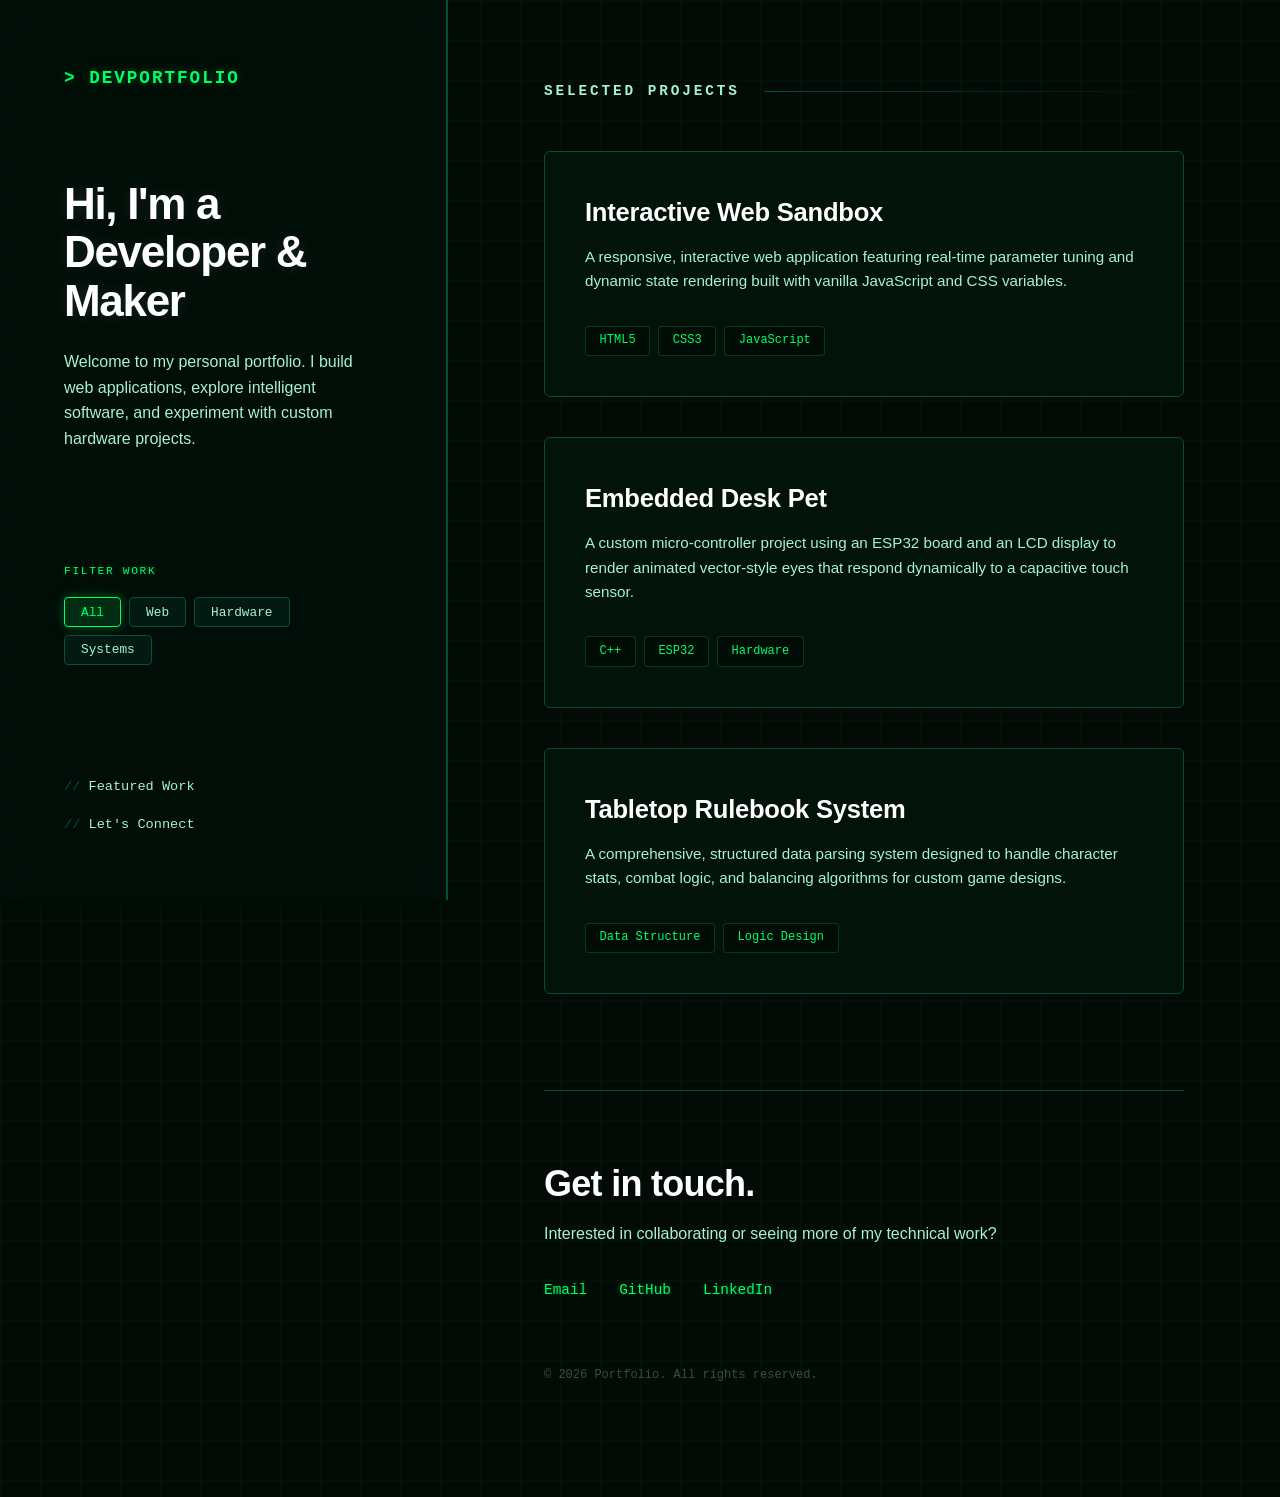
<file: index.html>
<!DOCTYPE html>
<html lang="en">
<head>
    <meta charset="UTF-8">
    <meta name="viewport" content="width=device-width, initial-scale=1.0">
    <title>Developer & Maker Portfolio</title>
    <link rel="stylesheet" href="includes/css/main.css">
</head>
<body>

    <!-- Main Split Layout Container -->
    <div class="portfolio-container">
        
        <!-- Left Sidebar: Fixed Intro & Navigation -->
        <aside class="sidebar">
            <div class="sidebar-content">
                <div class="logo">DevPortfolio</div>
                
                <div class="bio">
                    <h1>Hi, I'm a Developer & Maker</h1>
                    <p>Welcome to my personal portfolio. I build web applications, explore intelligent software, and experiment with custom hardware projects.</p>
                </div>

                <!-- Tag Filter Controls -->
                <div class="filter-section">
                    <span class="filter-title">Filter Work</span>
                    <div class="filter-buttons">
                        <button class="filter-btn active" data-filter="all">All</button>
                        <button class="filter-btn" data-filter="web">Web</button>
                        <button class="filter-btn" data-filter="hardware">Hardware</button>
                        <button class="filter-btn" data-filter="logic">Systems</button>
                    </div>
                </div>

                <nav class="nav-links">
                    <a href="#projects" class="nav-item">Featured Work</a>
                    <a href="#contact" class="nav-item">Let's Connect</a>
                </nav>
            </div>
        </aside>

        <!-- Right Side: Scrolling Main Content -->
        <main class="main-content">
            
            <!-- Projects Section -->
            <section id="projects" class="projects-section">
                <div class="grid-header">
                    <h2 class="section-title">Selected Projects</h2>
                    <span class="line"></span>
                </div>
                
                <div class="projects-grid">
                    <!-- Project Card 1 -->
                    <div class="project-card" data-category="web">
                        <div class="project-info">
                            <h3>Interactive Web Sandbox</h3>
                            <p>A responsive, interactive web application featuring real-time parameter tuning and dynamic state rendering built with vanilla JavaScript and CSS variables.</p>
                            <div class="tags">
                                <span class="tag">HTML5</span>
                                <span class="tag">CSS3</span>
                                <span class="tag">JavaScript</span>
                            </div>
                        </div>
                    </div>

                    <!-- Project Card 2 -->
                    <div class="project-card" data-category="hardware">
                        <div class="project-info">
                            <h3>Embedded Desk Pet</h3>
                            <p>A custom micro-controller project using an ESP32 board and an LCD display to render animated vector-style eyes that respond dynamically to a capacitive touch sensor.</p>
                            <div class="tags">
                                <span class="tag">C++</span>
                                <span class="tag">ESP32</span>
                                <span class="tag">Hardware</span>
                            </div>
                        </div>
                    </div>

                    <!-- Project Card 3 -->
                    <div class="project-card" data-category="logic">
                        <div class="project-info">
                            <h3>Tabletop Rulebook System</h3>
                            <p>A comprehensive, structured data parsing system designed to handle character stats, combat logic, and balancing algorithms for custom game designs.</p>
                            <div class="tags">
                                <span class="tag">Data Structure</span>
                                <span class="tag">Logic Design</span>
                            </div>
                        </div>
                    </div>
                </div>
            </section>

            <!-- Contact / Footer Section -->
            <footer id="contact" class="main-footer">
                <h2>Get in touch.</h2>
                <p>Interested in collaborating or seeing more of my technical work?</p>
                <div class="footer-links">
                    <a href="mailto:your.email@example.com">Email</a>
                    <a href="https://github.com" target="_blank">GitHub</a>
                    <a href="https://linkedin.com" target="_blank">LinkedIn</a>
                </div>
                <p class="copyright">&copy; 2026 Portfolio. All rights reserved.</p>
            </footer>

        </main>
    </div>

    <!-- Main JavaScript Architecture File -->
    <script src="includes/js/main.js"></script>
</body>
</html>
</file>
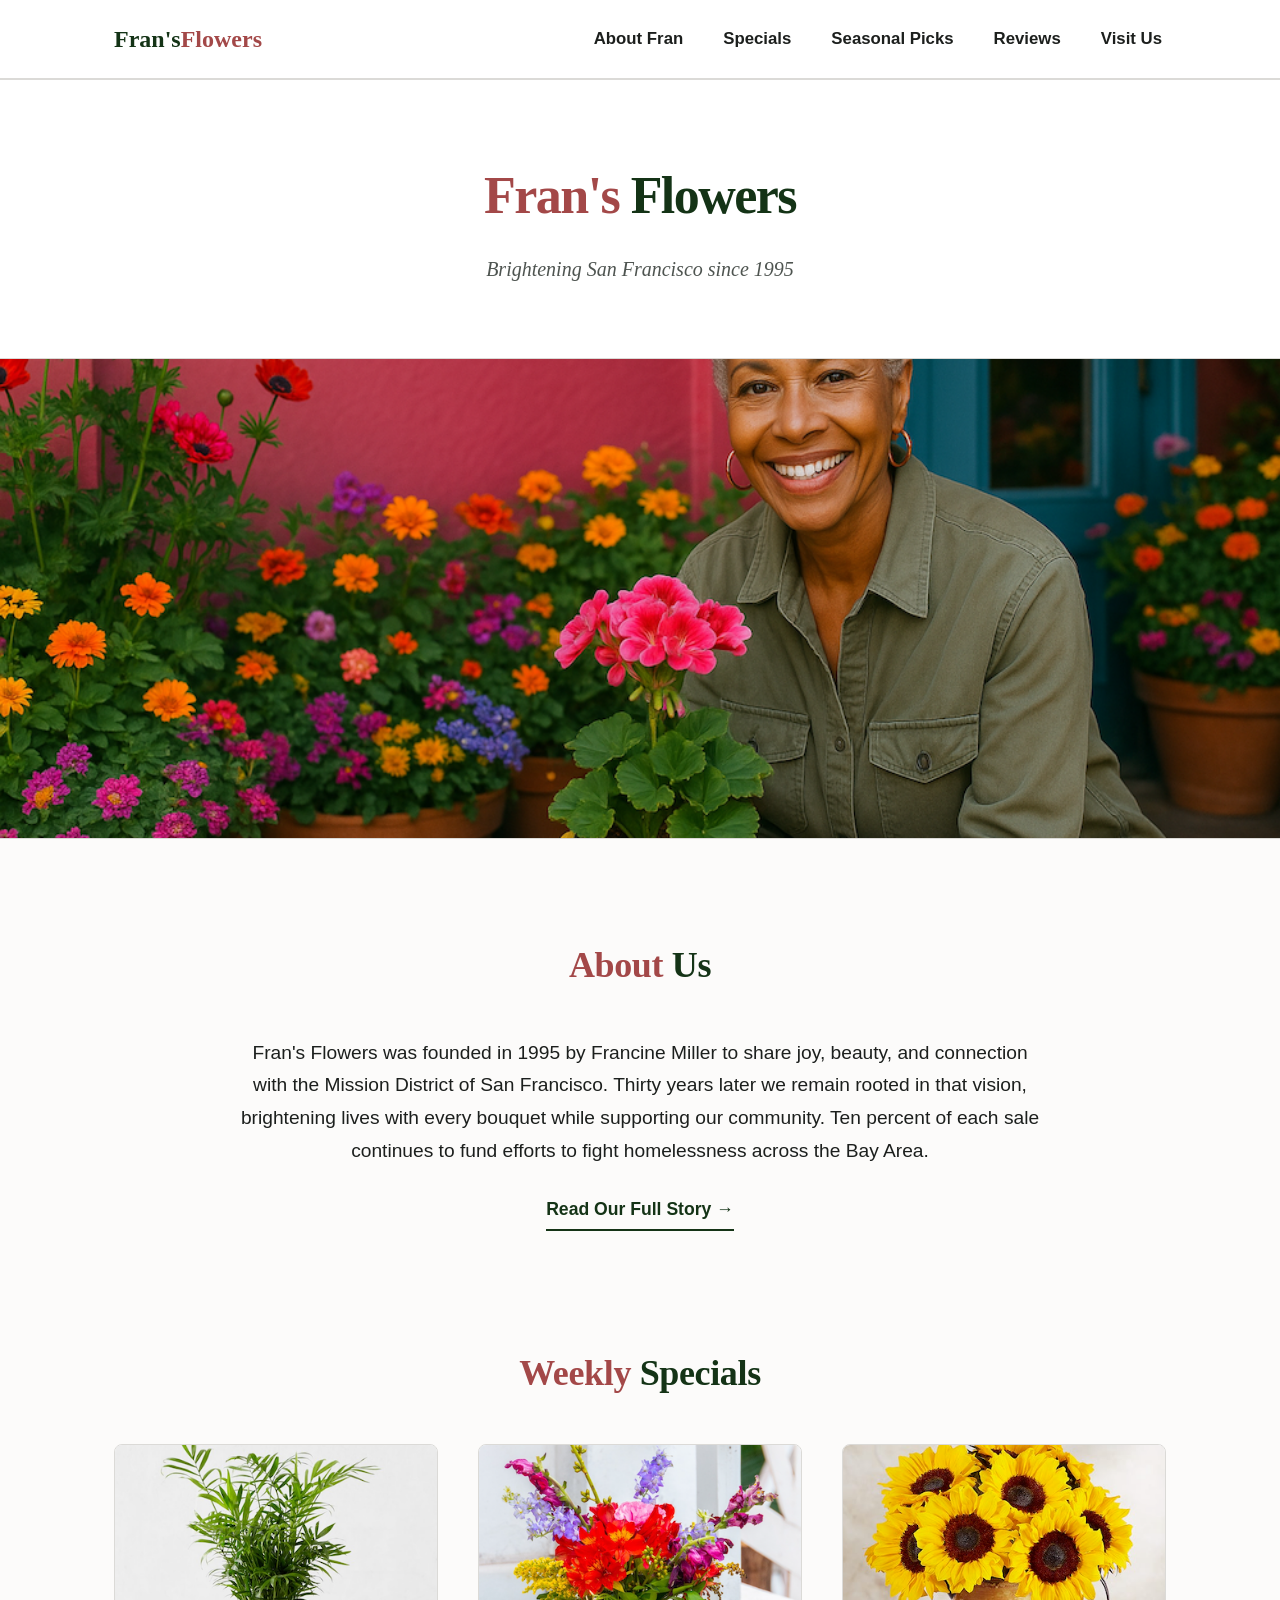
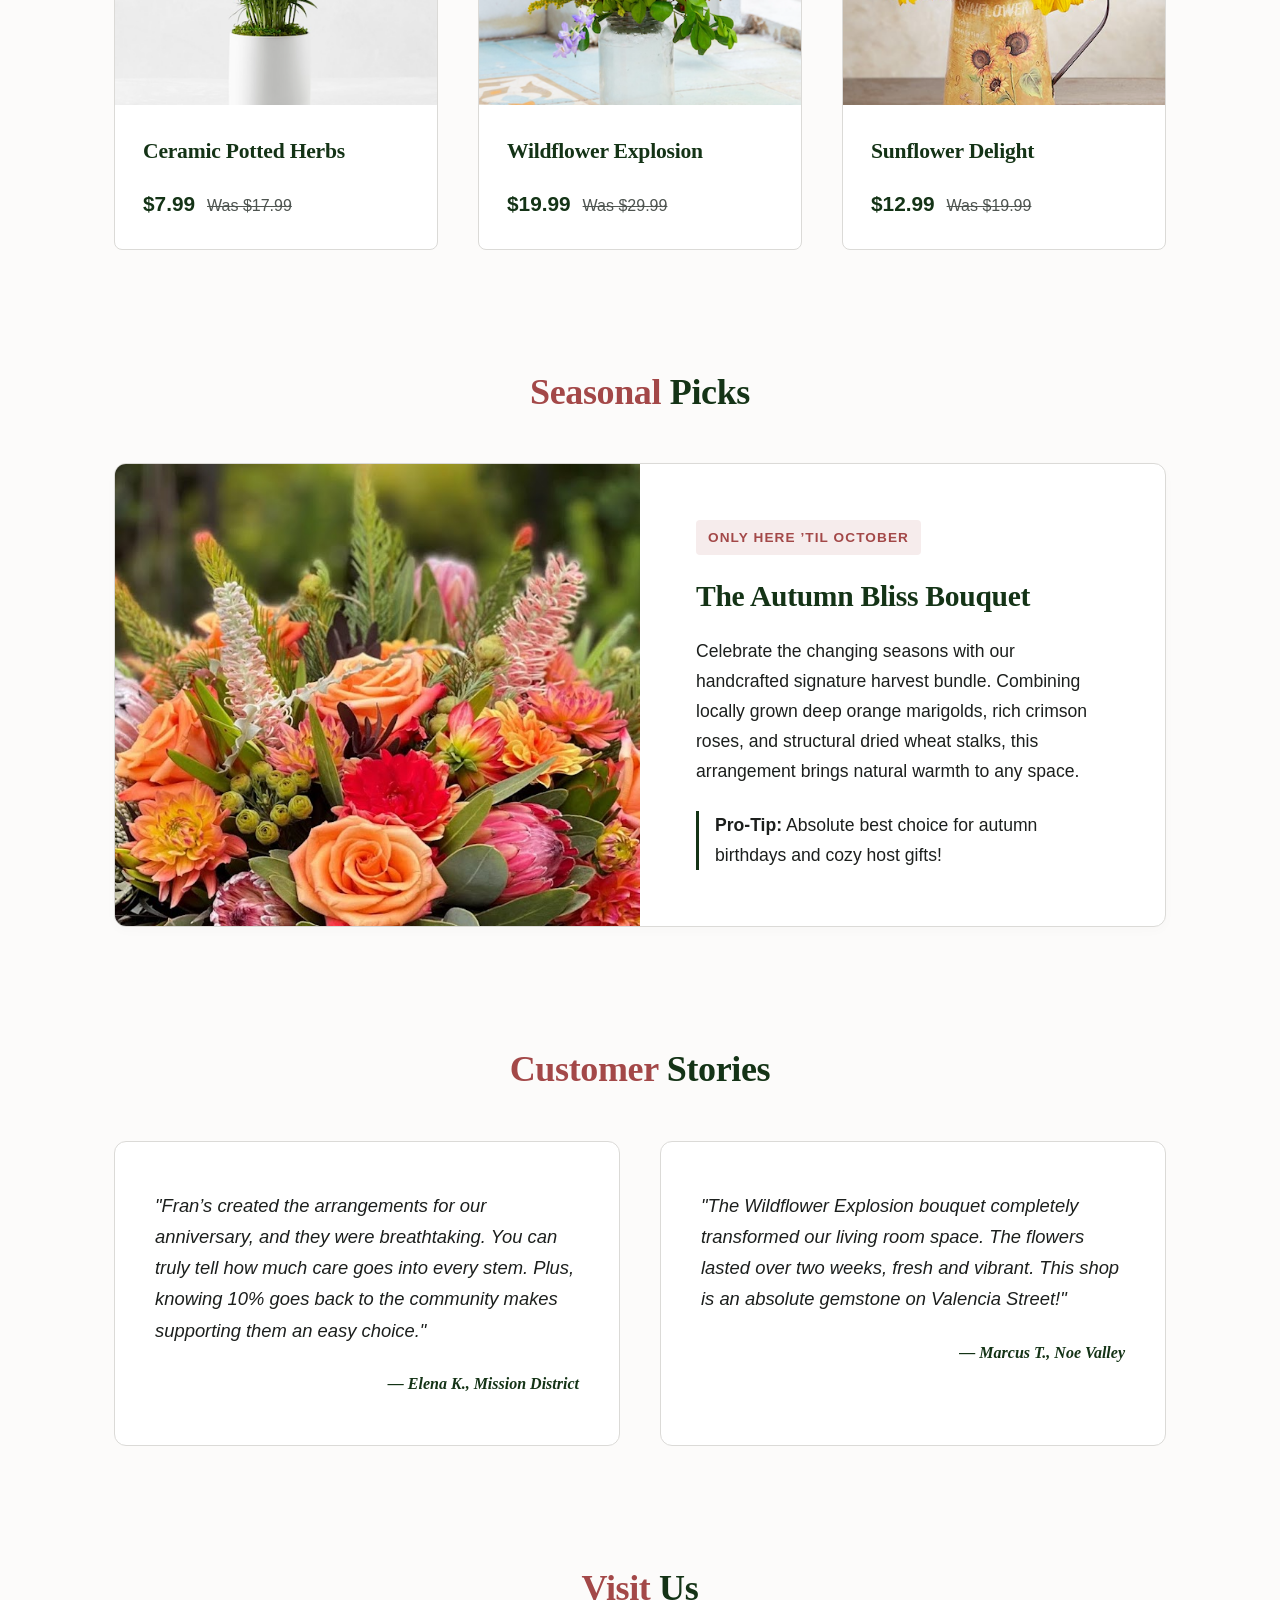
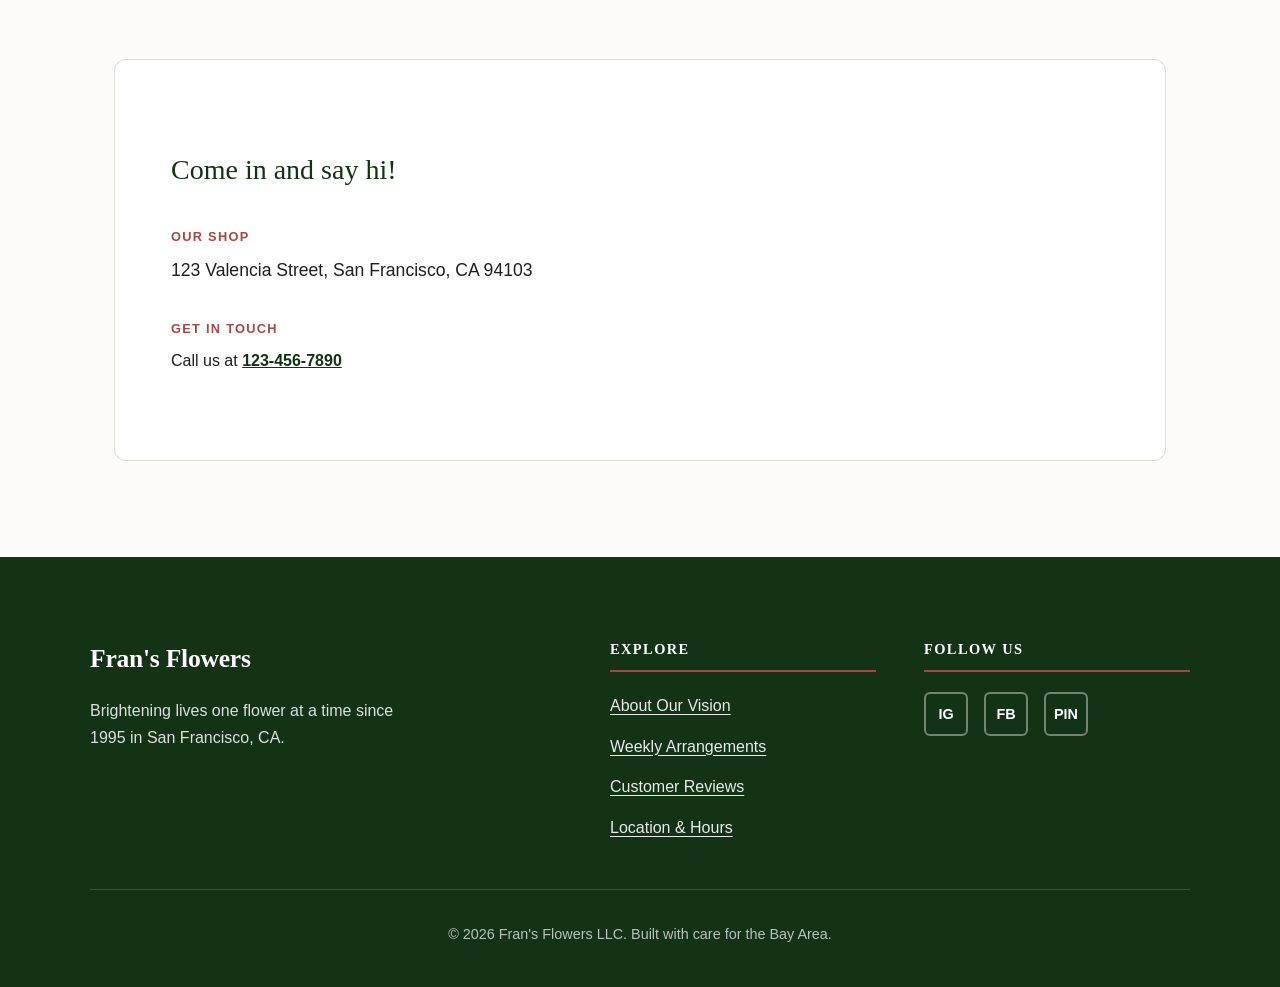
<file: flowers/index.html>
<!DOCTYPE html>
<html lang="en">
  <head>
    <meta charset="utf-8" />
    <meta name="viewport" content="width=device-width, initial-scale=1" />
    <title>Fran's Flowers | Boutique Flower Shop in San Francisco</title>
    <link href="style.css" rel="stylesheet" type="text/css" />
  </head>

  <body>
    <!-- Accessibility Skip-Link for Keyboard/Screen Reader Navigation -->
    <a href="#main-content" class="skip-link">Skip to main content</a>

    <!-- Responsive Main Navigation Bar -->
    <nav class="navbar" aria-label="Main Navigation">
      <div class="nav-container">
        <a href="index.html" class="nav-logo" aria-label="Fran's Flowers Home">Fran's<span>Flowers</span></a>
        <ul class="nav-links">
          <li><a href="about-fran.html">About Fran</a></li>
          <li><a href="#specials">Specials</a></li>
          <li><a href="#seasonal">Seasonal Picks</a></li>
          <li><a href="#testimonials">Reviews</a></li>
          <li><a href="#visit">Visit Us</a></li>
        </ul>
      </div>
    </nav>

    <!-- Main Branding Header -->
    <header class="main-header">
      <div class="header-content">
        <h1><span class="accent">Fran's</span> Flowers</h1>
        <p class="tagline">Brightening San Francisco since 1995</p>
      </div>
    </header>

    <!-- Immersive Hero Frame -->
    <div id="hero-container">
      <img
        src="img/fran.png"
        alt="Francine Miller, smiling owner of Fran's Flowers, standing inside her vibrant Valencia Street shop surrounded by floral arrangements."
        class="hero-img"
      />
    </div>

    <!-- Layout Container -->
    <main id="main-content" class="content-wrapper">
      
      <!-- About Section Snippet -->
      <section id="about" class="about-us" aria-labelledby="about-heading">
        <h2 id="about-heading"><span class="accent">About</span> Us</h2>
        <div class="about-card">
          <p>
            Fran's Flowers was founded in 1995 by Francine Miller to share joy,
            beauty, and connection with the Mission District of San Francisco.
            Thirty years later we remain rooted in that vision, brightening lives
            with every bouquet while supporting our community. Ten percent of each
            sale continues to fund efforts to fight homelessness across the Bay
            Area.
          </p>
          <a href="about-fran.html" class="cta-link" aria-label="Read more about our owner Francine and store background">Read Our Full Story &rarr;</a>
        </div>
      </section>

      <!-- Weekly Specials Grid Section -->
      <section id="specials" class="specials" aria-labelledby="specials-heading">
        <h2 id="specials-heading"><span class="accent">Weekly</span> Specials</h2>
        <div class="specials-list">
          
          <article class="special-offer">
            <div class="card-img-wrapper">
              <img src="img/potted_plant.png" alt="A set of fresh green kitchen herbs planted securely in a durable, rustic gray ceramic pot." />
            </div>
            <div class="card-body">
              <h3>Ceramic Potted Herbs</h3>
              <div class="price-block">
                <span class="price-now">$7.99</span>
                <span class="price-was">Was $17.99</span>
              </div>
            </div>
          </article>

          <article class="special-offer">
            <div class="card-img-wrapper">
              <img src="img/wild_flowers.png" alt="A dense, colorful explosion of mixed local California wildflowers arranged in a clear glass vase." />
            </div>
            <div class="card-body">
              <h3>Wildflower Explosion</h3>
              <div class="price-block">
                <span class="price-now">$19.99</span>
                <span class="price-was">Was $29.99</span>
              </div>
            </div>
          </article>

          <article class="special-offer">
            <div class="card-img-wrapper">
              <img src="img/sunflowers.png" alt="A bright arrangement of pristine, tall yellow sunflowers tied together with a simple burlap twine." />
            </div>
            <div class="card-body">
              <h3>Sunflower Delight</h3>
              <div class="price-block">
                <span class="price-now">$12.99</span>
                <span class="price-was">Was $19.99</span>
              </div>
            </div>
          </article>
          
        </div>
      </section>

      <!-- New Section: Seasonal Picks -->
      <section id="seasonal" class="seasonal-picks" aria-labelledby="seasonal-heading">
        <h2 id="seasonal-heading"><span class="accent">Seasonal</span> Picks</h2>
        <div class="seasonal-card">
          <div class="seasonal-img-container">
            <img src="img/Autumnbliss.jpg" alt="A vibrant seasonal harvest arrangement filled with deep orange marigolds, dark red roses, and dried wheat stalks." />
          </div>
          <div class="seasonal-content">
            <span class="badge-detail" aria-label="Availability detail">Only here ’til October</span>
            <h3>The Autumn Bliss Bouquet</h3>
            <p>
              Celebrate the changing seasons with our handcrafted signature harvest bundle. Combining locally grown deep orange marigolds, rich crimson roses, and structural dried wheat stalks, this arrangement brings natural warmth to any space. 
            </p>
            <p class="seasonal-highlight"><strong>Pro-Tip:</strong> Absolute best choice for autumn birthdays and cozy host gifts!</p>
          </div>
        </div>
      </section>

      <!-- Testimonials Section -->
      <section id="testimonials" class="testimonials-section" aria-labelledby="testimonials-heading">
        <h2 id="testimonials-heading"><span class="accent">Customer</span> Stories</h2>
        <div class="testimonials-grid">
          
          <blockquote class="testimonial-card">
            <p class="quote-text">"Fran’s created the arrangements for our anniversary, and they were breathtaking. You can truly tell how much care goes into every stem. Plus, knowing 10% goes back to the community makes supporting them an easy choice."</p>
            <cite class="quote-author">&mdash; Elena K., Mission District</cite>
          </blockquote>

          <blockquote class="testimonial-card">
            <p class="quote-text">"The Wildflower Explosion bouquet completely transformed our living room space. The flowers lasted over two weeks, fresh and vibrant. This shop is an absolute gemstone on Valencia Street!"</p>
            <cite class="quote-author">&mdash; Marcus T., Noe Valley</cite>
          </blockquote>

        </div>
      </section>

      <!-- Visit Us Split Layout Section -->
      <section id="visit" class="visit-us" aria-labelledby="visit-heading">
        <h2 id="visit-heading"><span class="accent">Visit</span> Us</h2>
        <div class="visit-grid">
          <div class="contact-info">
            <p class="greeting">Come in and say hi!</p>
            <div class="info-group">
              <span class="info-label">Our Shop</span>
              <address>123 Valencia Street, San Francisco, CA 94103</address>
            </div>
            <div class="info-group">
              <span class="info-label">Get In Touch</span>
              <p>Call us at <a href="tel:+1234567890" class="phone-link" aria-label="Call Fran's Flowers directly at 123-456-7890">123-456-7890</a></p>
            </div>
          </div>
          <div class="map-viewport">
            <iframe
              src="https://www.google.com/maps/embed?pb=!1m18!1m12!1m3!1d3153.144965296929!2d-122.4230293!3d37.7689366!2m3!1f0!2f0!3f0!3m2!1i1024!2i768!4f13.1!3m3!1m2!1s0x808f7e3a37128e21%3A0xf85bfc7fef295b98!2s123%20Valencia%20St%2C%20San%20Francisco%2C%20CA%2094103!5e0!3m2!1sen!2sus!4v1722345678901!5m2!1sen!2sus"
              title="Google Map location showing Fran's Flowers at 123 Valencia Street, San Francisco"
              loading="lazy"
              referrerpolicy="no-referrer-when-downgrade"
            ></iframe>
          </div>
        </div>
      </section>
    </main>

    <!-- Enhanced Multi-Column Footer -->
    <footer class="main-footer" aria-label="Site Footer">
      <div class="footer-container">
        
        <div class="footer-brand">
          <h3>Fran's Flowers</h3>
          <p>Brightening lives one flower at a time since 1995 in San Francisco, CA.</p>
        </div>

        <nav class="footer-links" aria-label="Footer Quick Links">
          <h4>Explore</h4>
          <ul>
            <li><a href="about-fran.html">About Our Vision</a></li>
            <li><a href="index.html#specials">Weekly Arrangements</a></li>
            <li><a href="index.html#testimonials">Customer Reviews</a></li>
            <li><a href="index.html#visit">Location & Hours</a></li>
          </ul>
        </nav>

        <div class="footer-social">
          <h4>Follow Us</h4>
          <div class="social-icons">
            <a href="#" aria-label="Visit Fran's Flowers on Instagram"><span>IG</span></a>
            <a href="#" aria-label="Visit Fran's Flowers on Facebook"><span>FB</span></a>
            <a href="#" aria-label="Visit Fran's Flowers on Pinterest"><span>PIN</span></a>
          </div>
        </div>

      </div>
      <div class="footer-bottom">
        <p>&copy; 2026 Fran's Flowers LLC. Built with care for the Bay Area.</p>
      </div>
    </footer>
  </body>
</html>
</file>
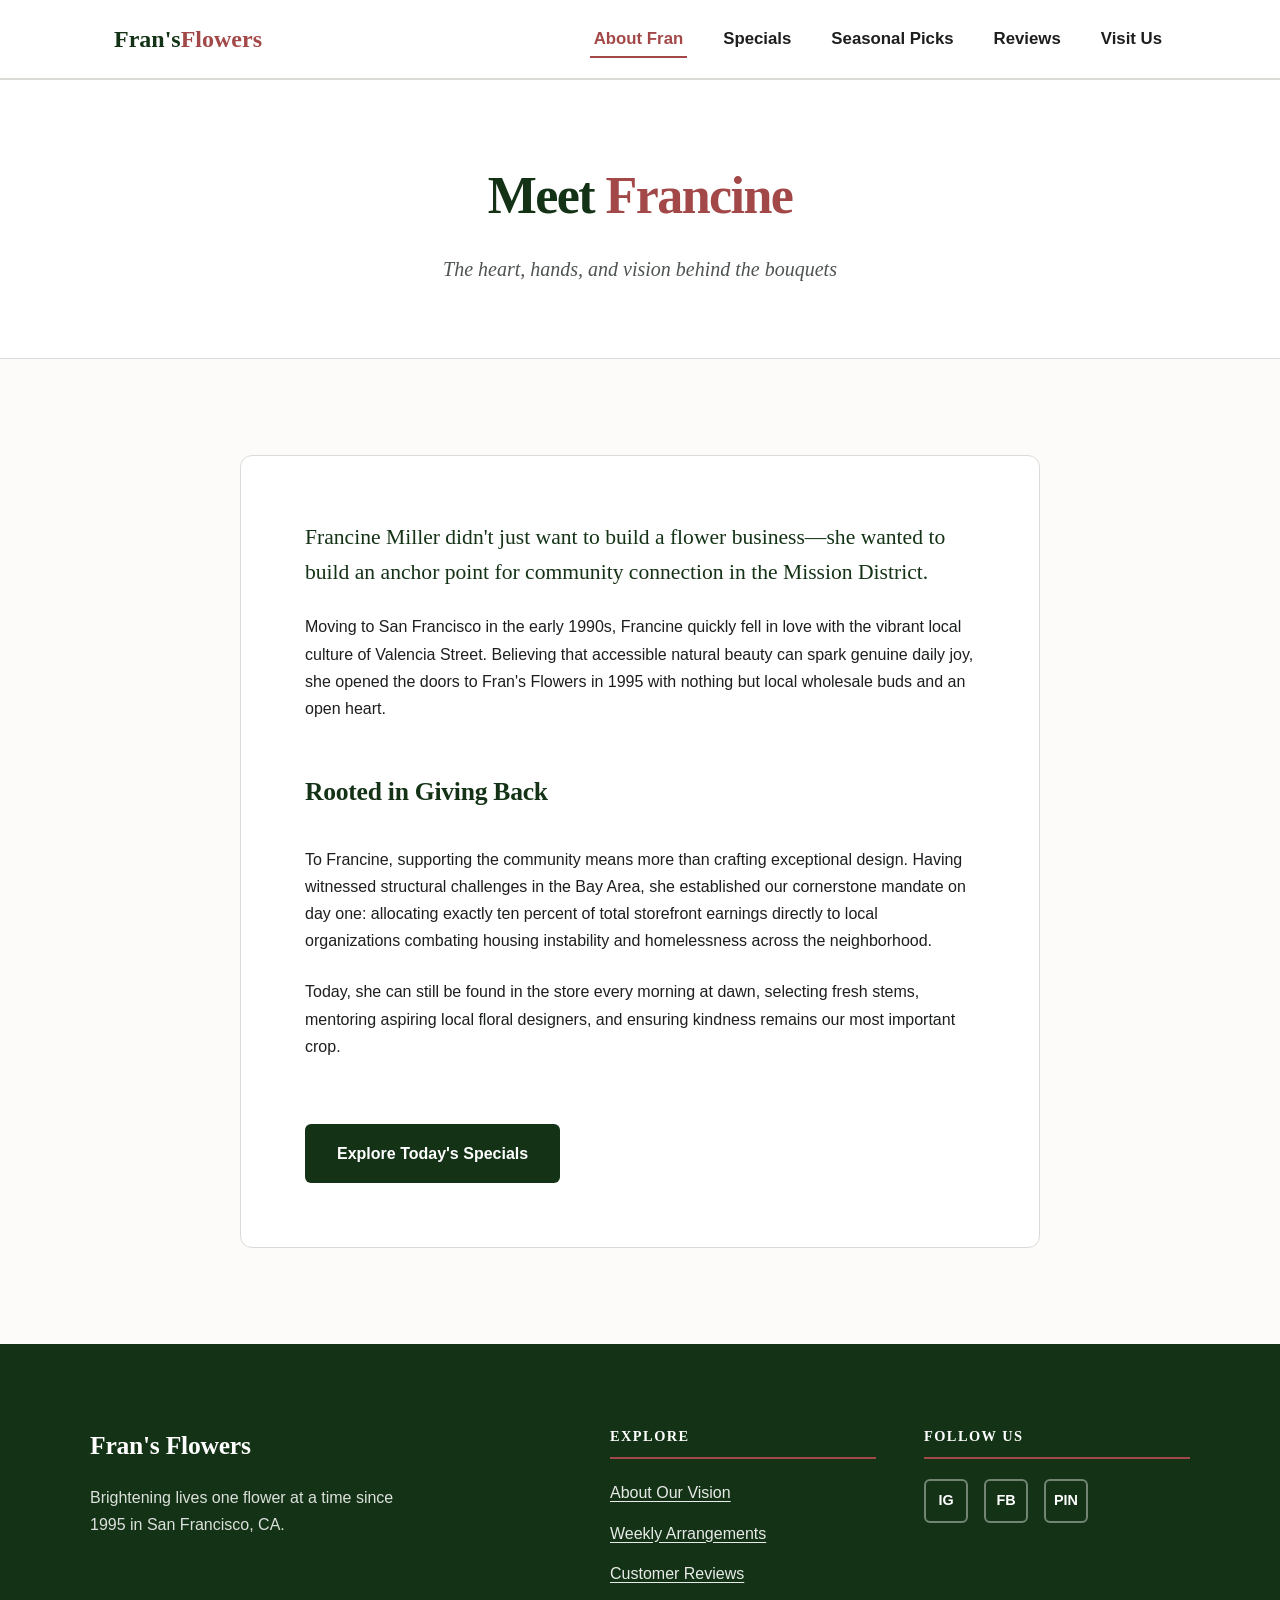
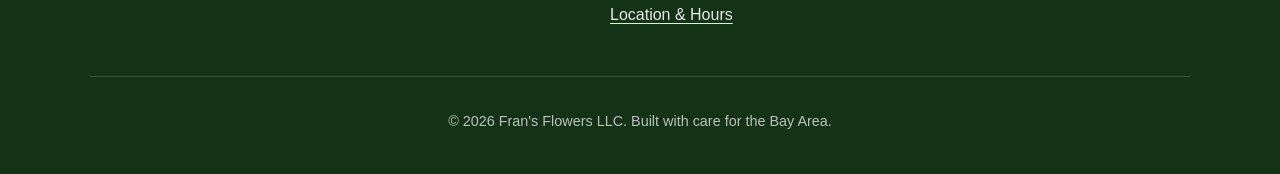
<file: flowers/about-fran.html>
<!DOCTYPE html>
<html lang="en">
  <head>
    <meta charset="utf-8" />
    <meta name="viewport" content="width=device-width, initial-scale=1" />
    <title>About Francine Miller | The Story Behind Fran's Flowers</title>
    <link href="style.css" rel="stylesheet" type="text/css" />
  </head>

  <body>
    <a href="#main-about-content" class="skip-link">Skip to main content</a>

    <!-- Navigation Bar Consistent with Home -->
    <nav class="navbar" aria-label="Main Navigation">
      <div class="nav-container">
        <a href="index.html" class="nav-logo" aria-label="Fran's Flowers Home">Fran's<span>Flowers</span></a>
        <ul class="nav-links">
          <li><a href="about-fran.html" aria-current="page" class="active">About Fran</a></li>
          <li><a href="index.html#specials">Specials</a></li>
          <li><a href="index.html#seasonal">Seasonal Picks</a></li>
          <li><a href="index.html#testimonials">Reviews</a></li>
          <li><a href="index.html#visit">Visit Us</a></li>
        </ul>
      </div>
    </nav>

    <!-- Header Section Consistent with Home -->
    <header class="main-header">
      <div class="header-content">
        <h1>Meet <span class="accent">Francine</span></h1>
        <p class="tagline">The heart, hands, and vision behind the bouquets</p>
      </div>
    </header>

    <!-- Detailed Profile Layout Container -->
    <main id="main-about-content" class="content-wrapper">
      <section class="about-profile-layout" aria-labelledby="story-heading">
        <div class="profile-text-block">
          <h2 id="story-heading" class="visually-hidden">Our Founder's History</h2>
          <p class="lead-paragraph">
            Francine Miller didn't just want to build a flower business—she wanted to build an anchor point for community connection in the Mission District. 
          </p>
          <p>
            Moving to San Francisco in the early 1990s, Francine quickly fell in love with the vibrant local culture of Valencia Street. Believing that accessible natural beauty can spark genuine daily joy, she opened the doors to Fran's Flowers in 1995 with nothing but local wholesale buds and an open heart.
          </p>
          <h3>Rooted in Giving Back</h3>
          <p>
            To Francine, supporting the community means more than crafting exceptional design. Having witnessed structural challenges in the Bay Area, she established our cornerstone mandate on day one: allocating exactly ten percent of total storefront earnings directly to local organizations combating housing instability and homelessness across the neighborhood.
          </p>
          <p>
            Today, she can still be found in the store every morning at dawn, selecting fresh stems, mentoring aspiring local floral designers, and ensuring kindness remains our most important crop.
          </p>
          <div class="button-container">
            <a href="index.html#specials" class="back-home-button">Explore Today's Specials</a>
          </div>
        </div>
      </section>
    </main>

    <!-- Consistent Footprint Layout Footer -->
    <footer class="main-footer" aria-label="Site Footer">
      <div class="footer-container">
        <div class="footer-brand">
          <h3>Fran's Flowers</h3>
          <p>Brightening lives one flower at a time since 1995 in San Francisco, CA.</p>
        </div>
        <nav class="footer-links" aria-label="Footer Quick Links">
          <h4>Explore</h4>
          <ul>
            <li><a href="about-fran.html">About Our Vision</a></li>
            <li><a href="index.html#specials">Weekly Arrangements</a></li>
            <li><a href="index.html#testimonials">Customer Reviews</a></li>
            <li><a href="index.html#visit">Location & Hours</a></li>
          </ul>
        </nav>
        <div class="footer-social">
          <h4>Follow Us</h4>
          <div class="social-icons">
            <a href="#" aria-label="Visit Fran's Flowers on Instagram"><span>IG</span></a>
            <a href="#" aria-label="Visit Fran's Flowers on Facebook"><span>FB</span></a>
            <a href="#" aria-label="Visit Fran's Flowers on Pinterest"><span>PIN</span></a>
          </div>
        </div>
      </div>
      <div class="footer-bottom">
        <p>&copy; 2026 Fran's Flowers LLC. Built with care for the Bay Area.</p>
      </div>
    </footer>
  </body>
</html>
</file>
<file: includes/css/main.css>
/* --- Global Reset & Neon Green Variables --- */
:root {
    --primary-color: #00ff66;       /* Hyper-Vibrant Electric Green */
    --primary-hover: #10b981;       /* Deep Emerald for soft transitions */
    --primary-glow: rgba(0, 255, 102, 0.3);
    --primary-glow-heavy: rgba(0, 255, 102, 0.6);
    --bg-dark: #020b06;             /* Ultra-Dark Matrix Green Tint */
    --bg-surface: rgba(4, 24, 14, 0.7); /* Translucent Jade Glass */
    --text-main: #f0fdf4;           /* Minty Crisp White */
    --text-light: #a7f3d0;          /* Soft Seafoam Gray */
    --border-color: #064e3b;        /* Deep Forest Matrix Borders */
    --font-mono: 'Courier New', Courier, monospace;
    --transition: all 0.25s cubic-bezier(0.4, 0, 0.2, 1);
}

* {
    margin: 0;
    padding: 0;
    box-sizing: border-box;
}

html {
    scroll-behavior: smooth;
}

body {
    font-family: -apple-system, BlinkMacSystemFont, "Segoe UI", Roboto, sans-serif;
    color: var(--text-main);
    background-color: var(--bg-dark);
    line-height: 1.6;
    /* Generates an elegant luminous terminal grid pattern */
    background-image: 
        linear-gradient(rgba(0, 255, 102, 0.03) 1px, transparent 1px),
        linear-gradient(90deg, rgba(0, 255, 102, 0.03) 1px, transparent 1px);
    background-size: 40px 40px;
}

/* --- Split Layout Engine --- */
.portfolio-container {
    display: flex;
    min-height: 100vh;
}

/* --- Left Sidebar (Fixed on Desktop) --- */
.sidebar {
    width: 35%;
    background-color: rgba(2, 15, 9, 0.85);
    backdrop-filter: blur(16px);
    border-right: 2px solid var(--border-color);
    box-shadow: 4px 0 24px rgba(0, 255, 102, 0.02);
    position: fixed;
    top: 0;
    left: 0;
    bottom: 0;
    padding: 4rem;
    display: flex;
    flex-direction: column;
}

.sidebar-content {
    display: flex;
    flex-direction: column;
    height: 100%;
    justify-content: space-between;
    gap: 2rem;
}

.logo {
    font-family: var(--font-mono);
    font-size: 1.1rem;
    font-weight: 700;
    color: var(--primary-color);
    text-transform: uppercase;
    letter-spacing: 2px;
    text-shadow: 0 0 10px var(--primary-glow);
}

.logo::before {
    content: "> ";
}

.bio h1 {
    font-size: 2.75rem;
    line-height: 1.1;
    color: #ffffff;
    margin-bottom: 1.5rem;
    letter-spacing: -0.03em;
    font-weight: 800;
    text-shadow: 0 0 15px rgba(255, 255, 255, 0.1);
}

.bio p {
    color: var(--text-light);
    font-size: 1rem;
}

/* --- Interactive Tag Filter Styles --- */
.filter-section {
    margin: 1.5rem 0;
}

.filter-title {
    display: block;
    font-family: var(--font-mono);
    font-size: 0.7rem;
    text-transform: uppercase;
    letter-spacing: 0.15em;
    color: var(--primary-color);
    margin-bottom: 1rem;
    text-shadow: 0 0 5px var(--primary-glow);
}

.filter-buttons {
    display: flex;
    flex-wrap: wrap;
    gap: 0.5rem;
}

.filter-btn {
    background: rgba(6, 78, 59, 0.2);
    border: 1px solid var(--border-color);
    padding: 0.4rem 1rem;
    font-family: var(--font-mono);
    font-size: 0.8rem;
    border-radius: 4px;
    cursor: pointer;
    color: var(--text-light);
    transition: var(--transition);
}

.filter-btn:hover {
    border-color: var(--primary-color);
    color: #ffffff;
    background: rgba(0, 255, 102, 0.05);
    box-shadow: 0 0 8px var(--primary-glow);
}

.filter-btn.active {
    background-color: rgba(0, 255, 102, 0.12);
    border-color: var(--primary-color);
    color: var(--primary-color);
    text-shadow: 0 0 5px var(--primary-glow);
    box-shadow: 0 0 12px var(--primary-glow);
}

/* --- Navigation Links --- */
.nav-links {
    display: flex;
    flex-direction: column;
    gap: 1rem;
}

.nav-item {
    text-decoration: none;
    font-family: var(--font-mono);
    color: var(--text-light);
    font-size: 0.85rem;
    transition: var(--transition);
    width: fit-content;
}

.nav-item::before {
    content: "// ";
    color: var(--border-color);
    transition: var(--transition);
}

.nav-item:hover {
    color: var(--primary-color);
    transform: translateX(6px);
    text-shadow: 0 0 8px var(--primary-glow);
}

.nav-item:hover::before {
    color: var(--primary-color);
}

/* --- Right Content Pane (Scrolls on Desktop) --- */
.main-content {
    margin-left: 35%; 
    width: 65%;
    padding: 5rem 6rem;
    display: flex;
    flex-direction: column;
    gap: 6rem;
}

/* Section Header Styles */
.grid-header {
    display: flex;
    align-items: center;
    gap: 1.5rem;
    margin-bottom: 3rem;
}

.section-title {
    font-family: var(--font-mono);
    font-size: 0.9rem;
    text-transform: uppercase;
    letter-spacing: 0.2em;
    color: var(--text-light);
}

.line {
    flex-grow: 1;
    height: 1px;
    background-image: linear-gradient(to right, var(--border-color), transparent);
}

/* --- Cyberpunk Projects Grid --- */
.projects-grid {
    display: grid;
    grid-template-columns: 1fr; 
    gap: 2.5rem;
}

.project-card {
    background-color: var(--bg-surface);
    border: 1px solid var(--border-color);
    border-radius: 6px;
    padding: 2.5rem;
    position: relative;
    transition: var(--transition);
    backdrop-filter: blur(8px);
}

/* Hidden state for JS Filter */
.project-card.hidden {
    display: none;
}

.project-card:hover {
    border-color: var(--primary-color);
    background-color: rgba(6, 78, 59, 0.25);
    box-shadow: 0 8px 32px -8px var(--primary-glow-heavy);
}

.project-info h3 {
    font-size: 1.6rem;
    color: #ffffff;
    margin-bottom: 0.75rem;
    letter-spacing: -0.01em;
}

.project-card:hover h3 {
    color: var(--primary-color);
    text-shadow: 0 0 8px var(--primary-glow);
}

.project-info p {
    color: var(--text-light);
    margin-bottom: 2rem;
    font-size: 0.95rem;
}

.tags {
    display: flex;
    flex-wrap: wrap;
    gap: 0.5rem;
}

.tag {
    background-color: rgba(2, 11, 6, 0.7);
    color: var(--primary-color);
    font-family: var(--font-mono);
    font-size: 0.75rem;
    padding: 0.3rem 0.85rem;
    border-radius: 4px;
    border: 1px solid rgba(0, 255, 102, 0.2);
}

/* --- Inline Minimal Footer --- */
.main-footer {
    border-top: 1px solid var(--border-color);
    padding-top: 4rem;
}

.main-footer h2 {
    font-size: 2.25rem;
    color: #ffffff;
    margin-bottom: 0.5rem;
    letter-spacing: -0.02em;
}

.main-footer p {
    color: var(--text-light);
    margin-bottom: 2rem;
}

.footer-links {
    display: flex;
    gap: 2rem;
    margin-bottom: 4rem;
}

.footer-links a {
    font-family: var(--font-mono);
    color: var(--primary-color);
    text-decoration: none;
    font-size: 0.9rem;
    transition: var(--transition);
    text-shadow: 0 0 5px var(--primary-glow);
}

.footer-links a:hover {
    color: #ffffff;
    text-shadow: 0 0 12px var(--primary-color);
}

.copyright {
    font-family: var(--font-mono);
    font-size: 0.75rem;
    color: rgba(167, 243, 208, 0.3) !important;
}

/* --- Responsive Adjustments (Mobile Collapse) --- */
@media (max-width: 1024px) {
    .portfolio-container {
        flex-direction: column;
    }
    
    .sidebar {
        position: relative;
        width: 100%;
        border-right: none;
        border-bottom: 2px solid var(--border-color);
        padding: 3rem 2rem;
    }
    
    .sidebar-content {
        gap: 3rem;
    }
    
    .main-content {
        margin-left: 0;
        width: 100%;
        padding: 4rem 2rem;
        gap: 4rem;
    }
    
    .bio h1 {
        font-size: 2.25rem;
    }
}
</file>
<file: flowers/style.css>
/* ==========================================================================
   1. Design Tokens (High Contrast WCAG AA / AAA Accessibility Compliant)
   ========================================================================== */
:root {
  --bg-main: #fcfbfa;          
  --bg-card: #ffffff;          
  
  /* Upgraded for Strict Accessibility Contrast Ratio Requirements (Minimum 4.5:1 / 7:1) */
  --color-primary: #143316;    /* Darkened deep emerald to guarantee crisp contrast over whites */
  --color-accent: #a34848;     /* Deepened rich terracotta crimson replacing pale dusty rose pink */
  --text-dark: #1c1f1d;        /* Darker obsidian charcoal ensuring optimal reading performance */
  --text-muted: #4e5450;       /* Darkened secondary grey meeting body visibility requirements */
  --border-subtle: #dbdad7;    
  
  --font-display: Georgia, serif;
  --font-body: -apple-system, BlinkMacSystemFont, "Segoe UI", Roboto, sans-serif;
  --transition-smooth: all 0.25s cubic-bezier(0.25, 1, 0.5, 1);
}

/* Base Reset Rules */
* {
  box-sizing: border-box;
  margin: 0;
  padding: 0;
}

html {
  scroll-behavior: smooth;
}

body {
  background-color: var(--bg-main);
  color: var(--text-dark);
  font-family: var(--font-body);
  /* Accessibility Adjustment: Scaled base line-height up to 1.7 for easier sentence tracking */
  line-height: 1.7; 
  -webkit-font-smoothing: antialiased;
  padding-top: 80px;
}

/* Focus Indicator Styles for Keyboard Accessibility */
*:focus-visible {
  outline: 3px solid var(--color-accent);
  outline-offset: 3px;
}

/* Accessibility Keyboard Skip-Link */
.skip-link {
  position: absolute;
  top: -100px;
  left: 10px;
  background: var(--color-accent);
  color: #ffffff;
  padding: 0.75rem 1.5rem;
  z-index: 2000;
  font-weight: 700;
  text-decoration: none;
  border-radius: 4px;
  transition: top 0.2s ease;
}
.skip-link:focus {
  top: 10px;
}

/* ==========================================================================
   2. Accessible Typography Engine
   ========================================================================== */
h1, h2, h3, h4 {
  font-family: var(--font-display);
  color: var(--color-primary);
  font-weight: 700;
  letter-spacing: -0.01em;
}

h2 {
  /* Accessibility Adjustment: Scaled header font size upwards to ensure strong text hierarchy */
  font-size: 2.25rem; 
  text-align: center;
  margin-bottom: 2.5rem;
}

.accent {
  color: var(--color-accent);
}

.visually-hidden {
  position: absolute;
  width: 1px;
  height: 1px;
  padding: 0;
  margin: -1px;
  overflow: hidden;
  clip: rect(0, 0, 0, 0);
  border: 0;
}

/* ==========================================================================
   3. Sticky Flexbox Navigation Bar
   ========================================================================== */
.navbar {
  position: fixed;
  top: 0;
  left: 0;
  right: 0;
  height: 80px;
  background-color: var(--bg-card);
  border-bottom: 2px solid var(--border-subtle);
  z-index: 1000;
  display: flex;
  align-items: center;
}

.nav-container {
  width: 100%;
  max-width: 1100px;
  margin: 0 auto;
  padding: 0 1.5rem;
  display: flex;
  justify-content: space-between;
  align-items: center;
}

.nav-logo {
  font-family: var(--font-display);
  font-size: 1.5rem;
  font-weight: 700;
  color: var(--color-primary);
  text-decoration: none;
}

.nav-logo span {
  color: var(--color-accent);
}

.nav-links {
  display: flex;
  gap: 2rem;
  list-style: none;
}

.nav-links a {
  text-decoration: none;
  color: var(--text-dark);
  font-size: 1.05rem; /* Accessibility Upgrade: Enforced thicker text for legibility */
  font-weight: 600;
  padding: 0.5rem 0.25rem;
  border-bottom: 2px solid transparent;
  transition: var(--transition-smooth);
}

.nav-links a:hover,
.nav-links a.active {
  color: var(--color-accent);
  border-bottom-color: var(--color-accent);
}

/* ==========================================================================
   4. Main Content Structural Shell
   ========================================================================== */
.main-header {
  padding: 4.5rem 1.5rem;
  text-align: center;
  background-color: var(--bg-card);
  border-bottom: 1px solid var(--border-subtle);
}

.main-header h1 {
  font-size: 3.25rem;
  margin-bottom: 0.75rem;
  letter-spacing: -0.03em;
}

.tagline {
  font-family: var(--font-display);
  font-style: italic;
  font-size: 1.25rem;
  color: var(--text-muted);
}

#hero-container {
  width: 100%;
  max-height: 480px;
  overflow: hidden;
  border-bottom: 1px solid var(--border-subtle);
}

.hero-img {
  width: 100%;
  height: 480px;
  object-fit: cover;
  display: block;
}

.content-wrapper {
  max-width: 1100px;
  margin: 0 auto;
  padding: 6rem 1.5rem;
  display: flex;
  flex-direction: column;
  gap: 7rem;
}

/* About Block */
.about-us {
  max-width: 800px;
  margin: 0 auto;
  text-align: center;
}

/* Accessibility Upgrade: Set standard text body content to a sharp 1.15rem */
.about-card p {
  font-size: 1.2rem;
  margin-bottom: 1.75rem;
}

.cta-link {
  display: inline-block;
  color: var(--color-primary);
  font-weight: 700;
  font-size: 1.1rem;
  text-decoration: none;
  border-bottom: 2px solid var(--color-primary);
  padding-bottom: 0.25rem;
  transition: var(--transition-smooth);
}
.cta-link:hover {
  color: var(--color-accent);
  border-bottom-color: var(--color-accent);
}

/* ==========================================================================
   5. Weekly Specials Grid Engine
   ========================================================================== */
.specials-list {
  display: flex;
  flex-wrap: wrap;
  gap: 2.5rem;
  justify-content: center;
}

.special-offer {
  flex: 1 1 300px;
  max-width: 340px;
  background-color: var(--bg-card);
  border: 1px solid var(--border-subtle);
  border-radius: 8px;
  overflow: hidden;
  display: flex;
  flex-direction: column;
}

.card-img-wrapper {
  width: 100%;
  height: 260px;
  overflow: hidden;
}

.card-img-wrapper img {
  width: 100%;
  height: 100%;
  object-fit: cover;
}

.card-body {
  padding: 1.75rem;
  display: flex;
  flex-direction: column;
  gap: 1rem;
}

.card-body h3 {
  font-size: 1.35rem;
}

.price-block {
  display: flex;
  align-items: baseline;
  gap: 0.75rem;
}

.price-now {
  font-size: 1.3rem;
  font-weight: 700;
  color: var(--color-primary);
}

.price-was {
  font-size: 1rem;
  color: var(--text-muted);
  text-decoration: line-through;
}

/* ==========================================================================
   6. New Layout: Seasonal Picks Component
   ========================================================================== */
.seasonal-card {
  display: flex;
  flex-direction: row;
  background-color: var(--bg-card);
  border: 1px solid var(--border-subtle);
  border-radius: 12px;
  overflow: hidden;
  box-shadow: 0 4px 12px rgba(0, 0, 0, 0.02);
}

.seasonal-img-container {
  flex: 1 1 450px;
  min-height: 350px;
}

.seasonal-img-container img {
  width: 100%;
  height: 100%;
  object-fit: cover;
  display: block;
}

.seasonal-content {
  flex: 1 1 450px;
  padding: 3.5rem;
  display: flex;
  flex-direction: column;
  justify-content: center;
  align-items: flex-start;
  gap: 1rem;
}

.badge-detail {
  display: inline-block;
  background-color: rgba(163, 72, 72, 0.1);
  color: var(--color-accent);
  font-size: 0.85rem;
  font-weight: 700;
  text-transform: uppercase;
  letter-spacing: 0.08em;
  padding: 0.35rem 0.75rem;
  border-radius: 4px;
}

.seasonal-content h3 {
  font-size: 1.85rem;
}

.seasonal-content p {
  font-size: 1.1rem;
  color: var(--text-dark);
}

.seasonal-highlight {
  border-left: 3px solid var(--color-primary);
  padding-left: 1rem;
  margin-top: 0.5rem;
}

/* ==========================================================================
   7. Testimonials Layout Grid
   ========================================================================== */
.testimonials-grid {
  display: flex;
  flex-direction: row;
  flex-wrap: wrap;
  gap: 2.5rem;
  justify-content: center;
}

.testimonial-card {
  flex: 1 1 450px;
  background-color: var(--bg-card);
  border: 1px solid var(--border-subtle);
  padding: 3rem 2.5rem;
  border-radius: 12px;
  display: flex;
  flex-direction: column;
  gap: 1.5rem;
}

.quote-text {
  font-size: 1.15rem;
  color: var(--text-dark);
  font-style: italic;
}

.quote-author {
  font-family: var(--font-display);
  font-size: 1rem;
  font-weight: 700;
  color: var(--color-primary);
  align-self: flex-end;
}

/* ==========================================================================
   8. Visit Us Section (Split Flexbox Panel)
   ========================================================================== */
.visit-grid {
  display: flex;
  flex-wrap: wrap;
  gap: 3rem;
  background-color: var(--bg-card);
  border: 1px solid var(--border-subtle);
  border-radius: 12px;
  overflow: hidden;
}

.contact-info {
  flex: 1 1 350px;
  padding: 3.5rem;
  display: flex;
  flex-direction: column;
  justify-content: center;
  gap: 2rem;
}

.greeting {
  font-family: var(--font-display);
  font-size: 1.75rem;
  color: var(--color-primary);
}

.info-group {
  display: flex;
  flex-direction: column;
  gap: 0.5rem;
}

.info-label {
  font-size: 0.8rem;
  font-weight: 700;
  text-transform: uppercase;
  letter-spacing: 0.1em;
  color: var(--color-accent);
}

address {
  font-style: normal;
  font-size: 1.1rem;
}

.phone-link {
  color: var(--color-primary);
  text-decoration: underline;
  font-weight: 700;
}

.map-viewport {
  flex: 1 1 400px;
  min-height: 400px;
}

iframe {
  width: 100%;
  height: 100%;
  min-height: 400px;
  border: 0;
  display: block;
}

/* ==========================================================================
   9. Dedicated About Profile Layout Page
   ========================================================================== */
.about-profile-layout {
  max-width: 800px;
  margin: 0 auto;
  background-color: var(--bg-card);
  border: 1px solid var(--border-subtle);
  border-radius: 12px;
  padding: 4rem;
}

.profile-text-block {
  display: flex; 
  flex-direction: column;
  gap: 1.5rem;
}

.profile-text-block h3 {
  font-size: 1.6rem;
  margin: 1.5rem 0 0.5rem 0;
}

.lead-paragraph {
  font-size: 1.35rem;
  font-family: var(--font-display);
  color: var(--color-primary);
  line-height: 1.6;
}

.button-container {
  margin-top: 2.5rem;
}

.back-home-button {
  display: inline-block;
  background-color: var(--color-primary);
  color: #ffffff;
  text-decoration: none;
  font-weight: 700;
  padding: 1rem 2rem;
  border-radius: 6px;
  transition: var(--transition-smooth);
}
.back-home-button:hover {
  background-color: var(--color-accent);
}

/* ==========================================================================
   10. Refined Footer Section
   ========================================================================== */
.main-footer {
  background-color: var(--color-primary);
  color: #ffffff;
  padding: 5rem 2rem 2.5rem 2rem;
}

.footer-container {
  max-width: 1100px;
  margin: 0 auto;
  display: flex;
  flex-wrap: wrap;
  justify-content: space-between;
  gap: 3rem;
  padding-bottom: 3rem;
  border-bottom: 1px solid rgba(255, 255, 255, 0.15);
}

.footer-brand {
  flex: 2 1 300px;
}

.footer-brand h3 {
  color: #ffffff;
  font-size: 1.6rem;
  margin-bottom: 1rem;
}

.footer-brand p {
  opacity: 0.85;
  max-width: 320px;
  font-size: 1rem;
}

.footer-links {
  flex: 1 1 180px;
}

.footer-links h4, .footer-social h4 {
  color: #ffffff;
  border-bottom: 2px solid var(--color-accent);
  padding-bottom: 0.5rem;
  font-size: 0.9rem;
  font-weight: 700;
  text-transform: uppercase;
  letter-spacing: 0.1em;
  margin-bottom: 1.25rem;
}

.footer-links ul {
  list-style: none;
  display: flex;
  flex-direction: column;
  gap: 0.85rem;
}

.footer-links a {
  color: #ffffff;
  text-decoration: underline;
  text-underline-offset: 3px;
  opacity: 0.9;
  font-size: 1rem;
}
.footer-links a:hover {
  color: var(--color-accent);
}

.footer-social {
  flex: 1 1 180px;
}

.social-icons {
  display: flex;
  gap: 1rem;
}

.social-icons a {
  display: flex;
  align-items: center;
  justify-content: center;
  width: 44px; /* Accessibility Upgrade: Enforced 44px minimum target square bounds */
  height: 44px;
  border: 2px solid rgba(255, 255, 255, 0.4);
  border-radius: 6px;
  color: #ffffff;
  text-decoration: none;
  font-size: 0.9rem;
  font-weight: 700;
  transition: var(--transition-smooth);
}
.social-icons a:hover {
  background-color: var(--color-accent);
  border-color: var(--color-accent);
}

.footer-bottom {
  max-width: 1100px;
  margin: 0 auto;
  padding-top: 2rem;
  display: flex;
  justify-content: center;
  font-size: 0.9rem;
  opacity: 0.7;
}

/* ==========================================================================
   11. Media Queries for Mobile Responsive Transitions
   ========================================================================== */
@media (max-width: 768px) {
  body {
    padding-top: 100px;
  }

  .navbar {
    height: auto;
    padding: 1rem 0;
  }

  .nav-container {
    flex-direction: column;
    gap: 0.75rem;
  }

  .nav-links {
    gap: 1rem;
    flex-wrap: wrap;
    justify-content: center;
  }

  .content-wrapper {
    padding: 4rem 1rem;
    gap: 5rem;
  }
  
  .main-header h1 {
    font-size: 2.5rem;
  }

  .seasonal-card {
    flex-direction: column;
  }

  .seasonal-img-container {
    min-height: 250px;
  }

  .seasonal-content {
    padding: 2rem;
  }

  .about-profile-layout {
    padding: 2rem 1.5rem;
  }
}
</file>
